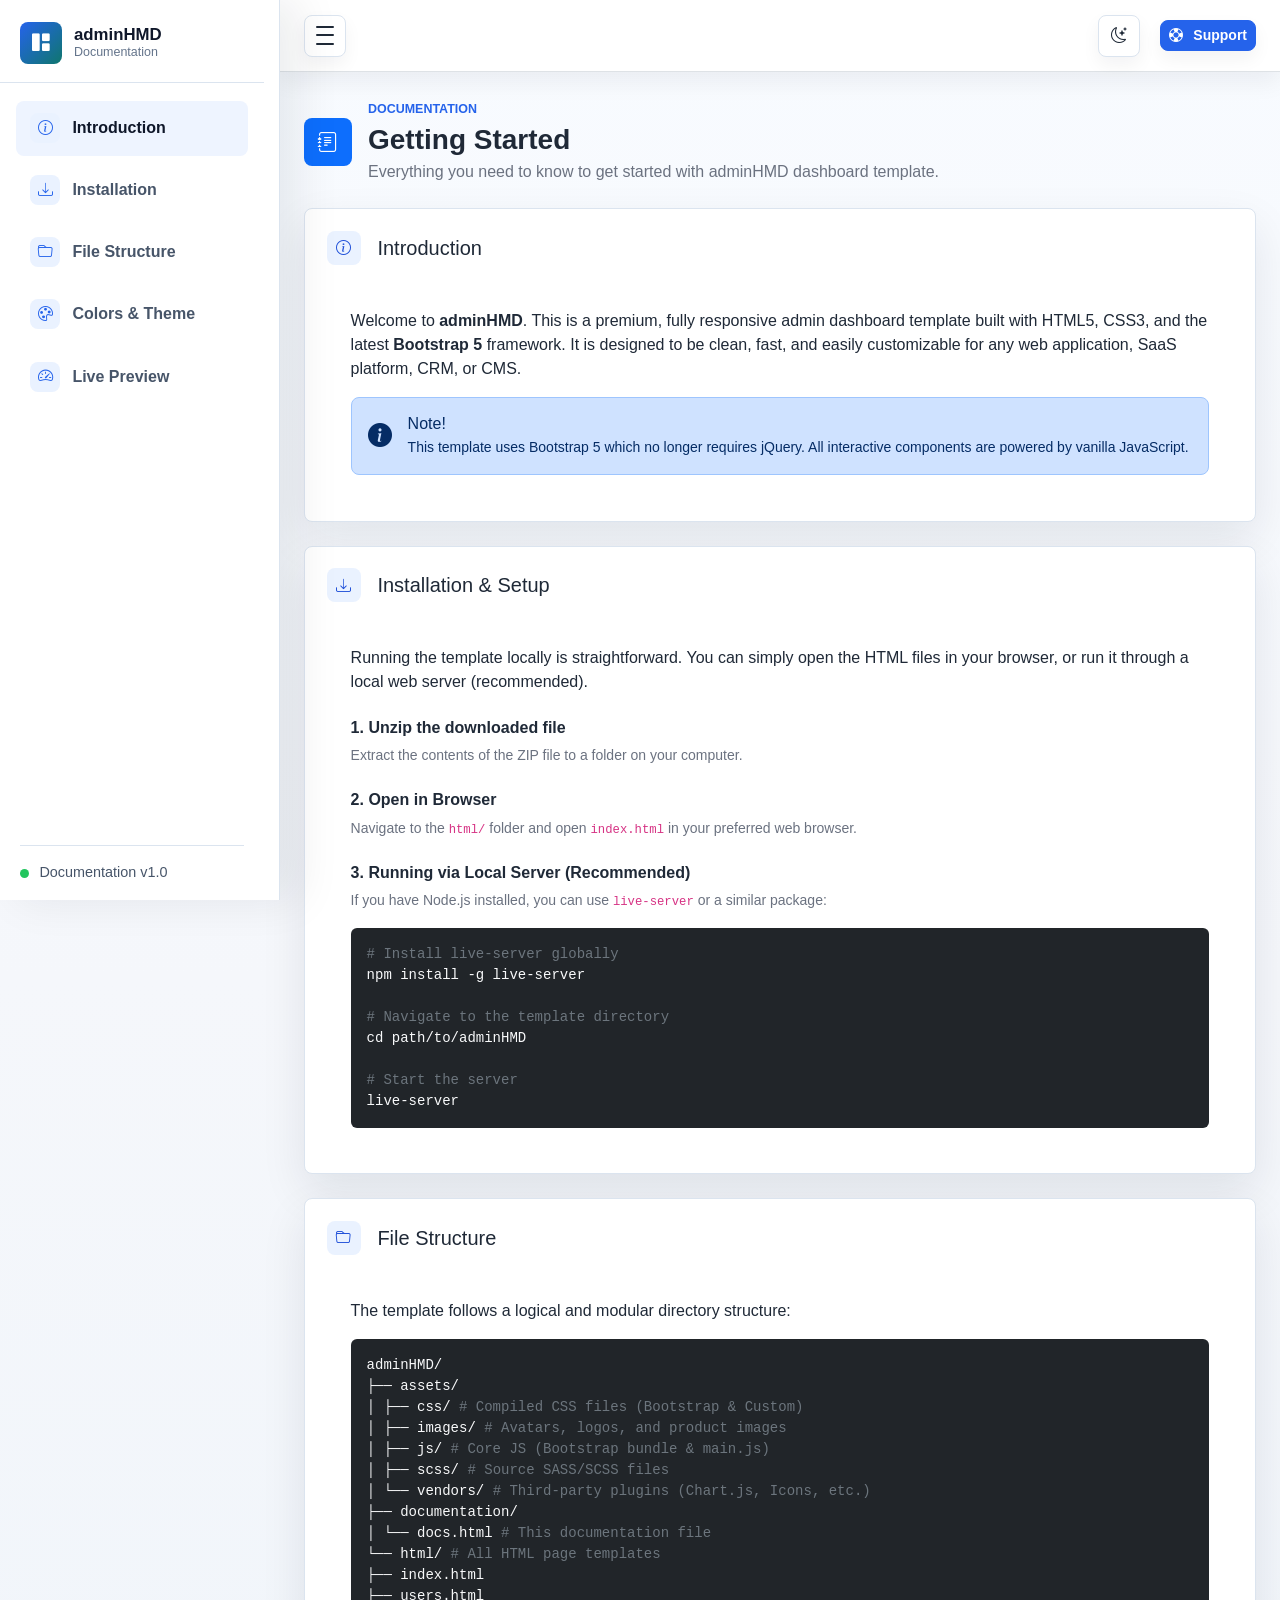
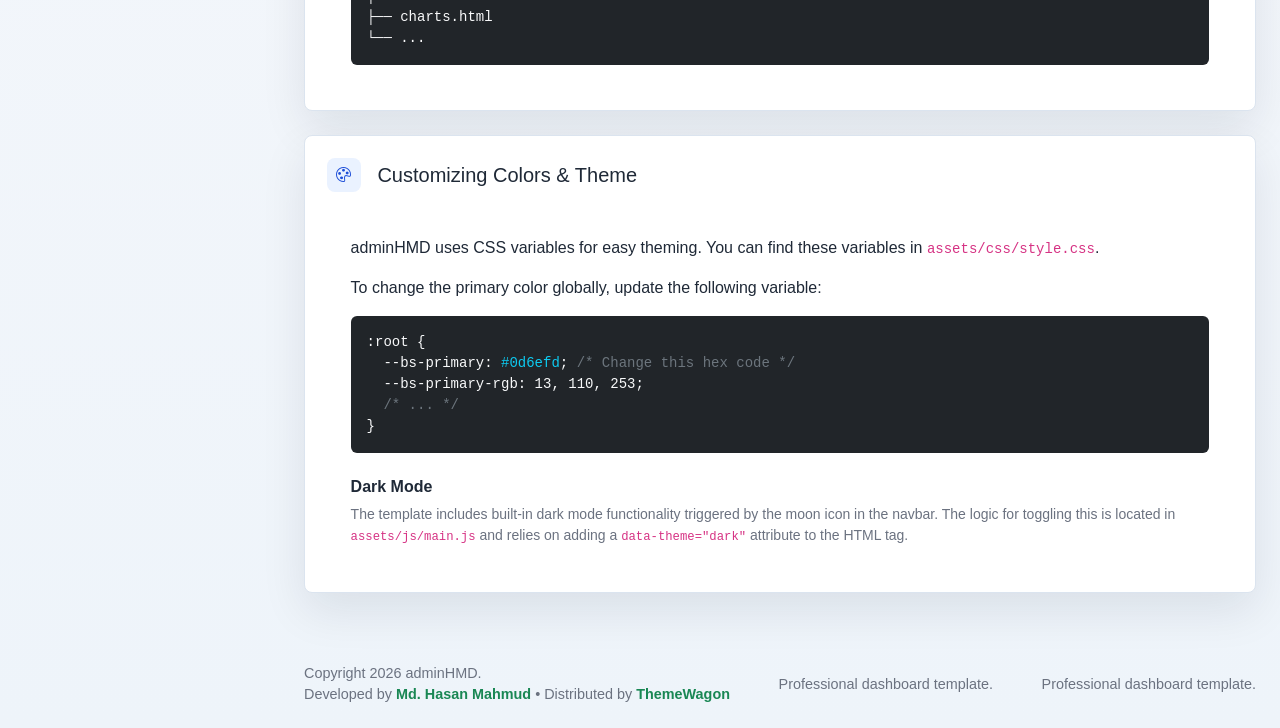
<file: documentation/docs.html>
<!DOCTYPE html>
<html lang="en">
<head>
  <meta charset="UTF-8">
  <meta name="viewport" content="width=device-width, initial-scale=1.0">
  <meta name="description" content="adminHMD professional admin dashboard template documentation">
  <title>Documentation | adminHMD</title>

  <link rel="stylesheet" href="../assets/css/bootstrap.min.css">
  <link rel="stylesheet" href="../assets/vendors/bootstrap-icons/bootstrap-icons.css">
  <link rel="stylesheet" href="../assets/css/style.css">
</head>

<body>
  <div class="admin-shell">
    <div class="sidebar-backdrop" data-sidebar-close></div>

    <aside class="admin-sidebar" id="adminSidebar" aria-label="Main navigation">
      <div class="sidebar-header">
        <a class="brand-mark" href="index.html" aria-label="adminHMD dashboard">
          <span class="brand-icon"><i class="bi bi-grid-1x2-fill" aria-hidden="true"></i></span>
          <span class="brand-copy">
            <span class="brand-title">adminHMD</span>
            <span class="brand-subtitle">Documentation</span>
          </span>
        </a>
      </div>

      <nav class="sidebar-nav">
        <a class="nav-link active" href="#introduction">
          <span class="nav-icon"><i class="bi bi-info-circle" aria-hidden="true"></i></span>
          <span class="nav-text">Introduction</span>
        </a>
        <a class="nav-link" href="#installation">
          <span class="nav-icon"><i class="bi bi-download" aria-hidden="true"></i></span>
          <span class="nav-text">Installation</span>
        </a>
        <a class="nav-link" href="#file-structure">
          <span class="nav-icon"><i class="bi bi-folder" aria-hidden="true"></i></span>
          <span class="nav-text">File Structure</span>
        </a>

        <a class="nav-link" href="#colors">
          <span class="nav-icon"><i class="bi bi-palette" aria-hidden="true"></i></span>
          <span class="nav-text">Colors & Theme</span>
        </a>
        
        <a class="nav-link" href="index.html">
          <span class="nav-icon"><i class="bi bi-speedometer2" aria-hidden="true"></i></span>
          <span class="nav-text">Live Preview</span>
        </a>
      </nav>

      <div class="sidebar-footer">
        <span class="status-dot"></span>
        <span class="sidebar-footer-text">Documentation v1.0</span>
      </div>
    </aside>

    <div class="admin-main">
      <nav class="navbar admin-navbar navbar-expand bg-white border-bottom">
        <div class="container-fluid px-3 px-lg-4">
          <button class="sidebar-toggle" type="button" data-sidebar-toggle aria-controls="adminSidebar" aria-expanded="true" aria-label="Toggle sidebar">
            <span></span>
            <span></span>
            <span></span>
          </button>

          <div class="navbar-actions ms-auto">
            <button class="icon-button theme-toggle" type="button" data-theme-toggle aria-label="Switch color theme" title="Switch color theme">
              <i class="bi bi-moon-stars" data-theme-icon aria-hidden="true"></i>
            </button>
            <a class="btn btn-primary btn-sm ms-2" href="#!"><i class="bi bi-life-preserver me-1"></i> Support</a>
          </div>
        </div>
      </nav>

      <main class="dashboard-content">
        <div class="container-fluid px-3 px-lg-4 py-4">
          
          <div class="page-heading mb-4">
            <div class="page-heading-copy">
              <span class="page-icon bg-primary text-white"><i class="bi bi-journal-text" aria-hidden="true"></i></span>
              <div>
                <p class="eyebrow mb-1">Documentation</p>
                <h1 class="h3 mb-1">Getting Started</h1>
                <p class="text-muted mb-0">Everything you need to know to get started with adminHMD dashboard template.</p>
              </div>
            </div>
          </div>

          <!-- Section: Introduction -->
          <div class="panel mb-4" id="introduction">
            <div class="panel-header">
              <h2 class="h5 mb-0 section-title"><i class="bi bi-info-circle me-2"></i><span>Introduction</span></h2>
            </div>
            <div class="p-3 p-lg-4">
              <p>Welcome to <strong>adminHMD</strong>. This is a premium, fully responsive admin dashboard template built with HTML5, CSS3, and the latest <strong>Bootstrap 5</strong> framework. It is designed to be clean, fast, and easily customizable for any web application, SaaS platform, CRM, or CMS.</p>
              
              <div class="alert alert-primary d-flex align-items-center mb-0 mt-3" role="alert">
                <i class="bi bi-info-circle-fill fs-4 me-3"></i>
                <div>
                  <h4 class="alert-heading h6 mb-1">Note!</h4>
                  <p class="mb-0 small">This template uses Bootstrap 5 which no longer requires jQuery. All interactive components are powered by vanilla JavaScript.</p>
                </div>
              </div>
            </div>
          </div>

          <!-- Section: Installation -->
          <div class="panel mb-4" id="installation">
            <div class="panel-header">
              <h2 class="h5 mb-0 section-title"><i class="bi bi-download me-2"></i><span>Installation & Setup</span></h2>
            </div>
            <div class="p-3 p-lg-4">
              <p>Running the template locally is straightforward. You can simply open the HTML files in your browser, or run it through a local web server (recommended).</p>
              
              <h4 class="h6 mt-4 fw-bold">1. Unzip the downloaded file</h4>
              <p class="text-muted small">Extract the contents of the ZIP file to a folder on your computer.</p>
              
              <h4 class="h6 mt-4 fw-bold">2. Open in Browser</h4>
              <p class="text-muted small">Navigate to the <code>html/</code> folder and open <code>index.html</code> in your preferred web browser.</p>

              <h4 class="h6 mt-4 fw-bold">3. Running via Local Server (Recommended)</h4>
              <p class="text-muted small">If you have Node.js installed, you can use <code>live-server</code> or a similar package:</p>
              <div class="bg-dark text-light p-3 rounded mt-2 overflow-auto" style="font-family: monospace; font-size: 0.875rem;">
<span class="text-secondary"># Install live-server globally</span><br>
npm install -g live-server<br><br>
<span class="text-secondary"># Navigate to the template directory</span><br>
cd path/to/adminHMD<br><br>
<span class="text-secondary"># Start the server</span><br>
live-server
              </div>
            </div>
          </div>

          <!-- Section: File Structure -->
          <div class="panel mb-4" id="file-structure">
            <div class="panel-header">
              <h2 class="h5 mb-0 section-title"><i class="bi bi-folder me-2"></i><span>File Structure</span></h2>
            </div>
            <div class="p-3 p-lg-4">
              <p>The template follows a logical and modular directory structure:</p>
              <div class="bg-dark text-light p-3 rounded mt-2 overflow-auto" style="font-family: monospace; font-size: 0.875rem;">
adminHMD/<br>
├── assets/<br>
│   ├── css/           <span class="text-secondary"># Compiled CSS files (Bootstrap & Custom)</span><br>
│   ├── images/        <span class="text-secondary"># Avatars, logos, and product images</span><br>
│   ├── js/            <span class="text-secondary"># Core JS (Bootstrap bundle & main.js)</span><br>
│   ├── scss/          <span class="text-secondary"># Source SASS/SCSS files</span><br>
│   └── vendors/       <span class="text-secondary"># Third-party plugins (Chart.js, Icons, etc.)</span><br>
├── documentation/     <br>
│   └── docs.html      <span class="text-secondary"># This documentation file</span><br>
└── html/              <span class="text-secondary"># All HTML page templates</span><br>
    ├── index.html<br>
    ├── users.html<br>
    ├── charts.html<br>
    └── ...
              </div>
            </div>
          </div>

          <!-- Section: Customization -->
          <div class="panel mb-4" id="colors">
            <div class="panel-header">
              <h2 class="h5 mb-0 section-title"><i class="bi bi-palette me-2"></i><span>Customizing Colors & Theme</span></h2>
            </div>
            <div class="p-3 p-lg-4">
              <p>adminHMD uses CSS variables for easy theming. You can find these variables in <code>assets/css/style.css</code>.</p>
              
              <p>To change the primary color globally, update the following variable:</p>
              
              <div class="bg-dark text-light p-3 rounded mt-2 overflow-auto mb-4" style="font-family: monospace; font-size: 0.875rem;">
:root {<br>
&nbsp;&nbsp;--bs-primary: <span class="text-info">#0d6efd</span>; <span class="text-secondary">/* Change this hex code */</span><br>
&nbsp;&nbsp;--bs-primary-rgb: 13, 110, 253;<br>
&nbsp;&nbsp;<span class="text-secondary">/* ... */</span><br>
}
              </div>
              
              <h4 class="h6 mt-4 fw-bold">Dark Mode</h4>
              <p class="text-muted small mb-0">The template includes built-in dark mode functionality triggered by the moon icon in the navbar. The logic for toggling this is located in <code>assets/js/main.js</code> and relies on adding a <code>data-theme="dark"</code> attribute to the HTML tag.</p>
            </div>
          </div>

        </div>
      </main>

      <footer class="admin-footer">
        <div class="container-fluid px-3 px-lg-4">
          <span>Copyright 2026 adminHMD. <br> Developed by <a target="_blank" class="fw-bold text-success" href="https://github.com/HasanMahmudDev">Md. Hasan Mahmud</a> • Distributed by <a target="_blank" class="fw-bold text-success" href="https://themewagon.com">ThemeWagon</a> </span>
          <span>Professional dashboard template.</span>
          <span>Professional dashboard template.</span>
        </div>
      </footer>
    </div>
  </div>

  <script src="../assets/js/bootstrap.bundle.min.js"></script>
  <script src="../assets/js/main.js"></script>
  <script>
    // Simple script to handle active state on docs sidebar based on scroll/click
    document.addEventListener('DOMContentLoaded', () => {
      const navLinks = document.querySelectorAll('.sidebar-nav .nav-link[href^="#"]');
      navLinks.forEach(link => {
        link.addEventListener('click', function() {
          navLinks.forEach(l => l.classList.remove('active'));
          this.classList.add('active');
        });
      });
    });
  </script>
</body>
</html>
</file>
<file: assets/css/style.css>
:root {
  --sidebar-width: 280px;
  --sidebar-mini-width: 84px;
  --admin-bg: #f5f7fb;
  --admin-surface: #ffffff;
  --admin-surface-soft: #f8fafc;
  --admin-border: #dbe4ef;
  --admin-text: #1f2937;
  --admin-muted: #6b7280;
  --admin-primary: #2563eb;
  --admin-primary-dark: #1d4ed8;
  --admin-success: #0f766e;
  --admin-warning: #d97706;
  --admin-danger: #dc2626;
  --admin-sidebar: #111827;
  --admin-sidebar-soft: #1f2937;
  --admin-shadow-sm: 0 10px 24px rgba(15, 23, 42, 0.06);
  --admin-shadow: 0 18px 46px rgba(15, 23, 42, 0.09);
  --admin-shadow-lg: 0 26px 70px rgba(15, 23, 42, 0.12);
  --admin-ring: 0 0 0 4px rgba(37, 99, 235, 0.12);
}

* {
  box-sizing: border-box;
}

html {
  min-height: 100%;
}

body {
  min-height: 100vh;
  margin: 0;
  background: linear-gradient(180deg, #f8fbff 0%, var(--admin-bg) 42%, #eef4fa 100%);
  color: var(--admin-text);
  font-family: "Segoe UI", Arial, sans-serif;
}

a {
  text-decoration: none;
}

.admin-shell {
  min-height: 100vh;
}

.admin-sidebar {
  position: fixed;
  inset: 0 auto 0 0;
  z-index: 1040;
  width: var(--sidebar-width);
  display: flex;
  flex-direction: column;
  overflow-x: hidden;
  overflow-y: auto;
  /* Reserve scrollbar gutter to keep inner content width stable so header/footer dividers align with scrollbar */
  scrollbar-gutter: stable;
  background: var(--admin-sidebar);
  color: #ffffff;
  box-shadow: 18px 0 42px rgba(15, 23, 42, 0.18);
  transform: translateX(0);
  transition: width 0.2s ease, transform 0.2s ease;
}

.sidebar-header {
  padding: 1.35rem 1.25rem 1.15rem;
  margin-inline: 0;
  border-bottom: 1px solid rgba(255, 255, 255, 0.08);
}

.brand-mark {
  display: flex;
  align-items: center;
  gap: 0.75rem;
  min-width: 0;
  color: #ffffff;
}

.brand-mark:hover,
.brand-mark:focus {
  color: #ffffff;
}

.brand-icon,
.profile-avatar,
.metric-icon,
.nav-icon {
  display: inline-grid;
  place-items: center;
  flex: 0 0 auto;
  font-weight: 800;
}

.brand-icon {
  width: 42px;
  height: 42px;
  border-radius: 8px;
  background: linear-gradient(135deg, #2563eb, #0f766e);
  color: #ffffff;
}

.brand-copy,
.brand-title,
.brand-subtitle,
.nav-text,
.sidebar-footer-text {
  min-width: 0;
  transition: opacity 0.16s ease, width 0.16s ease;
}

.brand-title,
.brand-subtitle {
  display: block;
  line-height: 1.2;
  white-space: nowrap;
}

.brand-title {
  font-size: 1.05rem;
  font-weight: 800;
}

.brand-subtitle {
  color: #9ca3af;
  font-size: 0.78rem;
}

.sidebar-nav {
  display: grid;
  gap: 0.45rem;
  padding: 1.1rem 1rem;
}

.sidebar-nav .nav-link {
  display: flex;
  align-items: center;
  gap: 0.75rem;
  min-height: 48px;
  padding: 0.78rem 0.9rem;
  border-radius: 8px;
  color: #d1d5db;
  font-weight: 700;
  transition: background 0.16s ease, color 0.16s ease, transform 0.16s ease;
  white-space: nowrap;
}

.sidebar-nav .nav-link:hover,
.sidebar-nav .nav-link:focus,
.sidebar-nav .nav-link.active {
  background: var(--admin-sidebar-soft);
  color: #ffffff;
}

.sidebar-nav .nav-link:hover,
.sidebar-nav .nav-link:focus {
  transform: translateX(2px);
}

.nav-icon {
  width: 30px;
  height: 30px;
  border-radius: 8px;
  background: rgba(255, 255, 255, 0.08);
  color: #bfdbfe;
  font-size: 0.76rem;
}

.sidebar-footer {
  display: flex;
  align-items: center;
  gap: 0.65rem;
  margin-top: auto;
  margin-inline: 1.25rem;
  padding: 1rem 0;
  color: #d1d5db;
  border-top: 1px solid rgba(255, 255, 255, 0.08);
  font-size: 0.9rem;
  white-space: nowrap;
}

.sidebar-user {
  margin: auto 1rem 1rem;
  padding: 0.85rem;
  display: grid;
  justify-items: center;
  gap: 0.22rem;
  border: 1px solid var(--admin-sidebar-border);
  border-radius: 8px;
  background: var(--admin-sidebar-soft);
  text-align: center;
}

.sidebar-user-avatar {
  border: 3px solid #53e9b9;
}

.sidebar-user strong {
  color: var(--admin-sidebar-text-strong);
  font-size: 1rem;
  line-height: 1.1;
}

.sidebar-user small {
  color: var(--admin-sidebar-muted);
  font-size: 0.84rem;
}

.status-dot,
.notification-dot {
  width: 9px;
  height: 9px;
  border-radius: 50%;
}

.status-dot {
  flex: 0 0 auto;
  background: #22c55e;
}

.sidebar-backdrop {
  position: fixed;
  inset: 0;
  z-index: 1030;
  display: none;
  background: rgba(15, 23, 42, 0.5);
}

.admin-main {
  width: auto;
  min-width: 0;
  min-height: 100vh;
  margin-left: var(--sidebar-width);
  transition: margin-left 0.2s ease;
}

.admin-navbar {
  position: sticky;
  top: 0;
  z-index: 1020;
  min-height: 72px;
  border-bottom: 1px solid var(--admin-border);
  box-shadow: var(--admin-shadow-sm);
}

.admin-navbar.bg-white {
  background-color: rgba(255, 255, 255, 0.94) !important;
  backdrop-filter: blur(14px);
}

.sidebar-toggle {
  width: 42px;
  height: 42px;
  display: inline-grid;
  place-items: center;
  gap: 4px;
  padding: 9px;
  border: 1px solid var(--admin-border);
  border-radius: 8px;
  background: #ffffff;
  box-shadow: 0 8px 18px rgba(15, 23, 42, 0.05);
  transition: border-color 0.16s ease, background 0.16s ease, box-shadow 0.16s ease;
}

.sidebar-toggle:hover,
.sidebar-toggle:focus {
  border-color: #bfdbfe;
  background: #f8fbff;
  box-shadow: var(--admin-ring);
}

.sidebar-toggle span {
  width: 18px;
  height: 2px;
  display: block;
  background: var(--admin-text);
  border-radius: 999px;
}

.search-input {
  max-width: 520px;
  border-color: var(--admin-border);
  border-radius: 8px;
  background: var(--admin-surface-soft);
  min-height: 42px;
  box-shadow: none;
}

.search-input:focus {
  border-color: #93c5fd;
  box-shadow: var(--admin-ring);
}

.navbar-actions {
  display: flex;
  align-items: center;
  gap: 0.75rem;
}

.icon-button,
.profile-button {
  border: 1px solid var(--admin-border);
  background: #ffffff;
  color: var(--admin-text);
  box-shadow: 0 8px 18px rgba(15, 23, 42, 0.05);
  transition: border-color 0.16s ease, box-shadow 0.16s ease, transform 0.16s ease;
}

.icon-button:hover,
.icon-button:focus,
.profile-button:hover,
.profile-button:focus {
  border-color: #bfdbfe;
  box-shadow: var(--admin-ring);
}

.icon-button {
  position: relative;
  width: 42px;
  height: 42px;
  border-radius: 8px;
  font-weight: 800;
}

.notification-dot {
  position: absolute;
  top: 8px;
  right: 8px;
  background: var(--admin-danger);
}

.notification-menu {
  width: min(320px, calc(100vw - 2rem));
  border: 1px solid var(--admin-border);
  border-radius: 8px;
  box-shadow: var(--admin-shadow);
}

.notification-menu .dropdown-item {
  display: grid;
  gap: 0.2rem;
  padding-block: 0.7rem;
}

.notification-title {
  font-weight: 700;
}

.notification-time {
  color: var(--admin-muted);
  font-size: 0.82rem;
}

.profile-button {
  display: flex;
  align-items: center;
  gap: 0.55rem;
  min-height: 42px;
  padding: 0.35rem 0.65rem;
  border-radius: 8px;
  font-weight: 700;
}

.profile-avatar {
  width: 30px;
  height: 30px;
  border-radius: 8px;
  background: #e0ecff;
  color: var(--admin-primary-dark);
  font-size: 0.76rem;
}

.avatar-img {
  display: block;
  flex: 0 0 auto;
  object-fit: cover;
  object-position: center;
}

.avatar-sm {
  width: 34px;
  height: 34px;
  border-radius: 10px;
}

.avatar-md {
  width: 56px;
  height: 56px;
  border-radius: 50%;
}

.avatar-xl {
  width: 78px;
  height: 78px;
  border-radius: 50%;
}

.profile-button .avatar-sm {
  border: 2px solid #52e7b8;
  box-shadow: 0 0 0 2px rgba(15, 23, 42, 0.08);
}

html[data-theme="dark"] .profile-button .avatar-sm {
  border-color: #54f0be;
  box-shadow: 0 0 0 2px rgba(255, 255, 255, 0.08);
}

.dashboard-content {
  min-height: calc(100vh - 132px);
}

.dashboard-content > .container-fluid {
  padding-top: 1.75rem !important;
  padding-bottom: 1.75rem !important;
}

.page-heading,
.panel-header,
.metric-top {
  display: flex;
  align-items: center;
  justify-content: space-between;
  gap: 1rem;
}

.page-heading {
  margin-bottom: 1.35rem;
}

.page-heading h1 {
  font-weight: 800;
  letter-spacing: 0;
}

.eyebrow {
  color: var(--admin-primary);
  font-size: 0.78rem;
  font-weight: 800;
  text-transform: uppercase;
}

.heading-actions {
  display: flex;
  flex-wrap: wrap;
  justify-content: flex-end;
  gap: 0.65rem;
}

.btn {
  border-radius: 8px;
  font-weight: 700;
  box-shadow: 0 8px 18px rgba(15, 23, 42, 0.05);
  transition: border-color 0.16s ease, background 0.16s ease, box-shadow 0.16s ease, transform 0.16s ease;
}

.btn:hover,
.btn:focus {
  transform: translateY(-1px);
}

.btn-primary {
  border-color: var(--admin-primary);
  background: var(--admin-primary);
}

.btn-primary:hover,
.btn-primary:focus {
  border-color: var(--admin-primary-dark);
  background: var(--admin-primary-dark);
}

.metric-card,
.panel {
  border: 1px solid var(--admin-border);
  border-radius: 8px;
  background: var(--admin-surface);
  box-shadow: var(--admin-shadow);
}

.metric-card {
  position: relative;
  min-height: 164px;
  padding: 1.35rem;
  overflow: hidden;
  transition: border-color 0.18s ease, box-shadow 0.18s ease, transform 0.18s ease;
}

.metric-card::before {
  content: "";
  position: absolute;
  inset: 0 auto 0 0;
  width: 4px;
  background: var(--metric-color, var(--admin-primary));
}

.metric-card:hover {
  border-color: #c6d5e8;
  box-shadow: var(--admin-shadow-lg);
  transform: translateY(-3px);
}

.metric-primary {
  --metric-color: var(--admin-primary);
}

.metric-success {
  --metric-color: var(--admin-success);
}

.metric-warning {
  --metric-color: var(--admin-warning);
}

.metric-danger {
  --metric-color: var(--admin-danger);
}

.metric-label {
  color: var(--admin-muted);
  font-size: 0.78rem;
  font-weight: 800;
  text-transform: uppercase;
}

.metric-icon {
  width: 42px;
  height: 42px;
  border-radius: 8px;
  background: #eaf2ff;
  color: var(--metric-color, var(--admin-primary));
  box-shadow: inset 0 0 0 1px rgba(255, 255, 255, 0.7);
}

.metric-success .metric-icon {
  background: #e7f6f3;
}

.metric-warning .metric-icon {
  background: #fff4df;
}

.metric-danger .metric-icon {
  background: #ffecec;
}

.metric-value {
  margin-top: 1rem;
  color: var(--admin-text);
  font-size: 2.18rem;
  font-weight: 800;
  line-height: 1;
}

.metric-meta {
  display: flex;
  flex-wrap: wrap;
  gap: 0.35rem;
  margin-top: 0.9rem;
  color: var(--admin-muted);
  font-size: 0.9rem;
  font-weight: 700;
}

.panel {
  padding: 1.35rem;
  transition: border-color 0.18s ease, box-shadow 0.18s ease;
}

.panel:hover {
  border-color: #c6d5e8;
  box-shadow: var(--admin-shadow-lg);
}

.panel-header {
  margin-bottom: 1.25rem;
}

.panel-header p {
  font-size: 0.92rem;
}

.chart-bars {
  height: 292px;
  display: grid;
  grid-template-columns: repeat(6, minmax(38px, 1fr));
  align-items: end;
  gap: 1rem;
  padding: 1.2rem 0.4rem 0;
  border-radius: 8px;
  background: linear-gradient(180deg, #f8fafc 0%, #ffffff 100%);
}

.chart-column {
  height: 100%;
  display: grid;
  grid-template-rows: 1fr auto;
  align-items: end;
  gap: 0.6rem;
  color: var(--admin-muted);
  font-size: 0.84rem;
  font-weight: 700;
  text-align: center;
}

.chart-column span {
  width: 100%;
  height: var(--bar-size);
  min-height: 28px;
  display: block;
  border-radius: 8px 8px 3px 3px;
  background: linear-gradient(180deg, var(--admin-primary), var(--admin-success));
  box-shadow: 0 10px 20px rgba(37, 99, 235, 0.18);
}

.bar-5 {
  --bar-size: 5%;
}

.bar-10 {
  --bar-size: 10%;
}

.bar-15 {
  --bar-size: 15%;
}

.bar-20 {
  --bar-size: 20%;
}

.bar-25 {
  --bar-size: 25%;
}
.bar-30 {
  --bar-size: 30%;
}
.bar-35 {
  --bar-size: 35%;
}
.bar-40 {
  --bar-size: 40%;
}
.bar-45 {
  --bar-size: 45%;
}
.bar-50 {
  --bar-size: 50%;
}
.bar-55{
  --bar-size: 55%;
}
.bar-60 {
  --bar-size: 60%;
}
.bar-65 {
  --bar-size: 65%;
}
.bar-70 {
  --bar-size: 70%;
}
.bar-75 {
  --bar-size: 75%;
}
.bar-80 {
  --bar-size: 80%;
}
.bar-85 {
  --bar-size: 85%;
}
.bar-90 {
  --bar-size: 90%;
}
.bar-95 {
  --bar-size: 95%;
}




.activity-list {
  display: grid;
  gap: 1.1rem;
}

.activity-item {
  display: grid;
  grid-template-columns: auto 1fr;
  gap: 0.85rem;
  padding-bottom: 1.1rem;
  border-bottom: 1px solid var(--admin-border);
}

.activity-item:last-child {
  padding-bottom: 0;
  border-bottom: 0;
}

.activity-dot {
  width: 12px;
  height: 12px;
  margin-top: 0.45rem;
  border-radius: 50%;
  box-shadow: 0 0 0 5px rgba(37, 99, 235, 0.08);
}

.table {
  --bs-table-bg: transparent;
}

.table thead th {
  color: var(--admin-muted);
  font-size: 0.78rem;
  text-transform: uppercase;
  white-space: nowrap;
}

.table tbody td {
  min-width: 120px;
  padding-top: 1rem;
  padding-bottom: 1rem;
}

.table tbody tr {
  transition: background 0.16s ease;
}

.table tbody tr:hover {
  background: #f8fbff;
}

.badge {
  border-radius: 8px;
  padding: 0.45rem 0.65rem;
}

.table-search {
  width: min(260px, 100%);
  border-color: var(--admin-border);
  border-radius: 8px;
}

.table-media {
  display: flex;
  align-items: center;
  gap: 0.7rem;
}

.product-thumb {
  width: 42px;
  height: 42px;
  border-radius: 8px;
  object-fit: cover;
  flex: 0 0 auto;
  border: 1px solid var(--admin-border);
}

.profile-avatar-lg {
  width: 92px;
  height: 92px;
  border-radius: 8px;
  font-size: 1.5rem;
}

.profile-hero {
  display: grid;
  justify-items: center;
}

.profile-card {
  overflow: hidden;
}

.profile-cover {
  margin: -1.35rem -1.35rem 0.9rem;
  height: 96px;
  border-bottom: 1px solid var(--admin-border);
}

.profile-cover img {
  width: 100%;
  height: 100%;
  display: block;
  object-fit: cover;
  object-position: center;
}

.profile-photo {
  margin-top: -44px;
  border: 4px solid var(--admin-surface);
  box-shadow: var(--admin-shadow-sm);
}

.info-list,
.settings-list,
.legend-list {
  display: grid;
  gap: 0.85rem;
}

.info-list div,
.mini-card,
.settings-row,
.legend-list div {
  border: 1px solid var(--admin-border);
  border-radius: 8px;
  background: var(--admin-surface-soft);
}

.info-list div,
.legend-list div {
  display: flex;
  align-items: center;
  justify-content: space-between;
  gap: 1rem;
  padding: 0.85rem;
}

.info-list span,
.mini-card span,
.settings-row small {
  color: var(--admin-muted);
  font-size: 0.84rem;
}

.info-list strong,
.mini-card strong {
  text-align: right;
}

.mini-card {
  display: grid;
  gap: 0.35rem;
  min-height: 104px;
  align-content: center;
  padding: 1rem;
}

.mini-card strong {
  color: var(--admin-text);
  font-size: 1.05rem;
}

.settings-row {
  display: flex;
  align-items: center;
  justify-content: space-between;
  gap: 1rem;
  padding: 1rem;
  cursor: pointer;
}

.settings-row span {
  display: grid;
  gap: 0.2rem;
}

.donut-chart {
  width: 190px;
  height: 190px;
  display: grid;
  place-items: center;
  border-radius: 50%;
  background: conic-gradient(var(--admin-primary) 0 42%, var(--admin-success) 42% 68%, var(--admin-warning) 68% 86%, var(--admin-danger) 86% 100%);
  box-shadow: var(--admin-shadow-sm);
}

.donut-chart span {
  width: 112px;
  height: 112px;
  display: grid;
  place-items: center;
  border-radius: 50%;
  background: #ffffff;
  color: var(--admin-text);
  font-size: 1.65rem;
  font-weight: 800;
}

.legend-list div {
  padding: 0.75rem 0.85rem;
}

.legend-dot {
  width: 10px;
  height: 10px;
  flex: 0 0 auto;
  border-radius: 50%;
}

.legend-list strong {
  margin-left: auto;
}

.progress {
  height: 1.15rem;
  border-radius: 8px;
  background: #e8eef6;
}

.progress-bar {
  border-radius: 8px;
  font-size: 0.75rem;
  font-weight: 800;
}

.progress-42 {
  width: 42%;
}

.progress-58 {
  width: 58%;
}

.progress-72 {
  width: 72%;
}

.blank-panel {
  min-height: 440px;
  display: grid;
  place-items: center;
  text-align: center;
}

.blank-state {
  max-width: 440px;
  display: grid;
  justify-items: center;
}

.blank-visual {
  width: 88px;
  height: 88px;
  object-fit: contain;
  margin-bottom: 0.9rem;
}

.auth-body {
  min-height: 100vh;
  background: linear-gradient(135deg, #f8fbff 0%, #eaf2ff 44%, #eef8f6 100%);
}

.auth-page,
.error-page {
  min-height: 100vh;
  display: grid;
  place-items: center;
  padding: 1.5rem;
}

.auth-card,
.error-card {
  width: min(100%, 460px);
  border: 1px solid var(--admin-border);
  border-radius: 8px;
  background: rgba(255, 255, 255, 0.96);
  box-shadow: var(--admin-shadow-lg);
}

.auth-card {
  padding: 1.5rem;
}

.auth-visual {
  margin-bottom: 1rem;
  height: 96px;
  border: 1px solid var(--admin-border);
  border-radius: 8px;
  overflow: hidden;
}

.auth-visual img {
  width: 100%;
  height: 100%;
  display: block;
  object-fit: cover;
  object-position: center;
}

.error-card {
  padding: 2rem;
  text-align: center;
}

.error-illustration {
  width: min(260px, 100%);
  max-height: 132px;
  object-fit: contain;
  margin: 0 auto 0.55rem;
}

.auth-brand {
  display: flex;
  align-items: center;
  gap: 0.75rem;
  margin-bottom: 1.5rem;
  color: var(--admin-text);
}

.auth-brand:hover,
.auth-brand:focus {
  color: var(--admin-text);
}

.auth-brand span:last-child {
  display: grid;
  line-height: 1.2;
}

.auth-brand small,
.auth-footer {
  color: var(--admin-muted);
}

.auth-footer {
  margin-top: 1.2rem;
  text-align: center;
  font-size: 0.92rem;
}

.error-code {
  color: var(--admin-primary);
  font-size: clamp(5rem, 18vw, 8rem);
  font-weight: 800;
  line-height: 1;
}

.admin-footer {
  padding: 1.1rem 0 1.35rem;
  color: var(--admin-muted);
  font-size: 0.9rem;
}

.admin-footer .container-fluid {
  display: flex;
  align-items: center;
  justify-content: space-between;
  gap: 1rem;
}

@media (min-width: 992px) {
  body.sidebar-mini .admin-sidebar {
    width: var(--sidebar-mini-width);
  }

  body.sidebar-mini .admin-main {
    margin-left: var(--sidebar-mini-width);
  }

  body.sidebar-mini .brand-copy,
  body.sidebar-mini .nav-text,
  body.sidebar-mini .sidebar-footer-text {
    width: 0;
    opacity: 0;
    overflow: hidden;
  }

  body.sidebar-mini .sidebar-header,
  body.sidebar-mini .sidebar-footer {
    margin-inline: 1rem;
    padding-inline: 0;
  }

  body.sidebar-mini .sidebar-nav .nav-link {
    justify-content: center;
    padding-inline: 0.65rem;
  }

  body.sidebar-mini .sidebar-nav .nav-link:hover,
  body.sidebar-mini .sidebar-nav .nav-link:focus {
    transform: none;
  }
}

@media (max-width: 991.98px) {
  .admin-sidebar {
    width: min(var(--sidebar-width), calc(100vw - 48px));
    transform: translateX(-100%);
  }

  .admin-main {
    margin-left: 0;
  }

  body.sidebar-open {
    overflow: hidden;
  }

  body.sidebar-open .admin-sidebar {
    transform: translateX(0);
  }

  body.sidebar-open .sidebar-backdrop {
    display: block;
  }
}

@media (max-width: 575.98px) {
  .page-heading,
  .panel-header {
    align-items: flex-start;
    flex-direction: column;
  }

  .heading-actions {
    width: 100%;
    justify-content: stretch;
  }

  .heading-actions .btn {
    flex: 1 1 0;
  }

  .chart-bars {
    height: 220px;
    gap: 0.6rem;
    padding-inline: 0.25rem;
  }

  .metric-value {
    font-size: 1.85rem;
  }

  .metric-card,
  .panel {
    padding: 1.1rem;
  }

  .admin-footer .container-fluid {
    align-items: flex-start;
    flex-direction: column;
  }
}

@media (prefers-reduced-motion: reduce) {
  .sidebar-nav .nav-link,
  .sidebar-toggle,
  .icon-button,
  .profile-button,
  .btn,
  .metric-card,
  .panel,
  .table tbody tr {
    transition: none;
  }

  .sidebar-nav .nav-link:hover,
  .sidebar-nav .nav-link:focus,
  .btn:hover,
  .btn:focus,
  .metric-card:hover {
    transform: none;
  }
}

html[data-theme="dark"] {
  --admin-bg: #0f172a;
  --admin-surface: #182235;
  --admin-surface-soft: #111827;
  --admin-border: #2f3b52;
  --admin-text: #e5edf7;
  --admin-muted: #9aa8bd;
  --admin-primary: #60a5fa;
  --admin-primary-dark: #3b82f6;
  --admin-success: #2dd4bf;
  --admin-warning: #fbbf24;
  --admin-danger: #f87171;
  --admin-sidebar: #090f1d;
  --admin-sidebar-soft: #172033;
  --admin-shadow-sm: 0 10px 24px rgba(0, 0, 0, 0.24);
  --admin-shadow: 0 18px 46px rgba(0, 0, 0, 0.32);
  --admin-shadow-lg: 0 26px 70px rgba(0, 0, 0, 0.42);
  --admin-ring: 0 0 0 4px rgba(96, 165, 250, 0.18);
}

html[data-theme="dark"] body {
  background: linear-gradient(180deg, #111827 0%, var(--admin-bg) 48%, #0b1120 100%);
}

.brand-icon {
  font-size: 1.1rem;
}

.nav-icon {
  font-size: 0.95rem;
}

.theme-toggle i {
  font-size: 1rem;
}

.admin-navbar.bg-white,
.sidebar-toggle,
.icon-button,
.profile-button {
  background-color: var(--admin-surface) !important;
  color: var(--admin-text);
}

html[data-theme="dark"] .admin-navbar.bg-white {
  background-color: rgba(24, 34, 53, 0.92) !important;
}

html[data-theme="dark"] .profile-avatar {
  background: #1e3a5f;
  color: #bfdbfe;
}

.page-heading-copy {
  display: flex;
  align-items: center;
  justify-content: flex-start;
  gap: 1rem;
  min-width: 0;
}

.page-icon,
.section-title i {
  display: inline-grid;
  place-items: center;
  flex: 0 0 auto;
  border-radius: 8px;
  background: #eaf2ff;
  color: var(--admin-primary-dark);
}

.page-icon {
  width: 48px;
  height: 48px;
  font-size: 1.25rem;
}

.section-title {
  display: inline-flex;
  align-items: center;
  gap: 0.55rem;
}

.section-title i {
  width: 34px;
  height: 34px;
  font-size: 0.95rem;
}

html[data-theme="dark"] .page-icon,
html[data-theme="dark"] .section-title i {
  background: #1e3a5f;
  color: #bfdbfe;
}

.btn {
  display: inline-flex;
  align-items: center;
  justify-content: center;
  gap: 0.4rem;
}

.btn-light {
  border-color: var(--admin-border);
  background: var(--admin-surface-soft);
  color: var(--admin-text);
}

.btn-outline-secondary {
  border-color: var(--admin-border);
  color: var(--admin-text);
}

.btn-outline-secondary:hover,
.btn-outline-secondary:focus {
  border-color: var(--admin-primary);
  background: #eaf2ff;
  color: var(--admin-primary-dark);
}

html[data-theme="dark"] .btn-outline-secondary:hover,
html[data-theme="dark"] .btn-outline-secondary:focus {
  background: #1e3a5f;
  color: #bfdbfe;
}

html[data-theme="dark"] .chart-bars {
  background: linear-gradient(180deg, #111827 0%, #182235 100%);
}

html[data-theme="dark"] .table tbody tr:hover {
  background: #111827;
}

html[data-theme="dark"] .progress {
  background: #243149;
}

html[data-theme="dark"] .auth-body {
  background: linear-gradient(135deg, #0b1120 0%, #111827 48%, #10201f 100%);
}

.auth-card,
.error-card {
  background: var(--admin-surface);
}

.auth-theme-toggle {
  position: fixed;
  top: 1rem;
  right: 1rem;
  z-index: 10;
}

.dropdown-menu,
.modal-content,
.accordion-item,
.accordion-button {
  border-color: var(--admin-border);
  background-color: var(--admin-surface);
  color: var(--admin-text);
}

.dropdown-item,
.accordion-body {
  color: var(--admin-text);
}

.dropdown-item:hover,
.dropdown-item:focus,
.accordion-button:not(.collapsed) {
  background-color: var(--admin-surface-soft);
  color: var(--admin-text);
}

.form-control,
.form-select {
  border-color: var(--admin-border);
  background-color: var(--admin-surface);
  color: var(--admin-text);
}

.form-control:focus,
.form-select:focus {
  border-color: #93c5fd;
  background-color: var(--admin-surface);
  color: var(--admin-text);
  box-shadow: var(--admin-ring);
}

.form-control::placeholder {
  color: var(--admin-muted);
}

.text-muted {
  color: var(--admin-muted) !important;
}

html[data-theme="dark"] .text-body {
  color: var(--admin-text) !important;
}

html[data-theme="dark"] .text-bg-secondary {
  background-color: #334155 !important;
  color: #e5edf7 !important;
}

@media (max-width: 767.98px) {
  .navbar-actions {
    gap: 0.5rem;
  }

  .icon-button,
  .profile-button,
  .sidebar-toggle {
    width: 40px;
    height: 40px;
  }

  .profile-button {
    padding: 0.3rem;
  }

  .page-heading-copy {
    align-items: flex-start;
  }
}

@media (max-width: 575.98px) {
  .page-heading-copy {
    width: 100%;
  }

  .page-icon {
    width: 44px;
    height: 44px;
  }

  .panel-header .d-flex,
  .panel-header .form-control,
  .panel-header .form-select {
    width: 100%;
  }
}

html[data-theme="light"] {
  color-scheme: light;
}

html[data-theme="dark"] {
  color-scheme: dark;
}

body,
.admin-navbar,
.admin-sidebar,
.admin-main,
.metric-card,
.panel,
.auth-card,
.error-card,
.dropdown-menu,
.modal-content,
.form-control,
.form-select {
  transition: background-color 0.18s ease, border-color 0.18s ease, color 0.18s ease, box-shadow 0.18s ease;
}

.table {
  --bs-table-color: var(--admin-text);
  --bs-table-border-color: var(--admin-border);
  color: var(--admin-text);
}

.page-link {
  border-color: var(--admin-border);
  background: var(--admin-surface);
  color: var(--admin-text);
}

.page-link:hover,
.page-link:focus {
  border-color: var(--admin-primary);
  background: var(--admin-surface-soft);
  color: var(--admin-primary);
}

.page-item.active .page-link {
  border-color: var(--admin-primary);
  background: var(--admin-primary);
  color: #ffffff;
}

.page-item.disabled .page-link {
  border-color: var(--admin-border);
  background: var(--admin-surface-soft);
  color: var(--admin-muted);
}

.alert {
  border-radius: 8px;
}

html[data-theme="dark"] .alert-primary {
  border-color: #1d4ed8;
  background: rgba(37, 99, 235, 0.16);
  color: #bfdbfe;
}

html[data-theme="dark"] .alert-success {
  border-color: #0f766e;
  background: rgba(15, 118, 110, 0.18);
  color: #99f6e4;
}

html[data-theme="dark"] .alert-warning {
  border-color: #d97706;
  background: rgba(217, 119, 6, 0.18);
  color: #fde68a;
}

html[data-theme="dark"] .alert-danger {
  border-color: #dc2626;
  background: rgba(220, 38, 38, 0.16);
  color: #fecaca;
}

html[data-theme="dark"] .modal-header,
html[data-theme="dark"] .modal-footer,
html[data-theme="dark"] .accordion-item {
  border-color: var(--admin-border);
}

html[data-theme="dark"] .btn-close {
  filter: invert(1) grayscale(100%) brightness(180%);
}

html[data-theme="dark"] .text-bg-info {
  background-color: #0e7490 !important;
  color: #ecfeff !important;
}

html[data-theme="dark"] .text-bg-warning {
  background-color: #b45309 !important;
  color: #fff7ed !important;
}

html[data-theme="dark"] .text-bg-success {
  background-color: #0f766e !important;
  color: #ecfdf5 !important;
}

html[data-theme="dark"] .text-bg-danger {
  background-color: #b91c1c !important;
  color: #fef2f2 !important;
}

@media (max-width: 991.98px) {
  .dashboard-content > .container-fluid {
    padding-top: 1.25rem !important;
    padding-bottom: 1.25rem !important;
  }

  .admin-sidebar {
    box-shadow: 18px 0 48px rgba(0, 0, 0, 0.28);
  }
}

@media (max-width: 767.98px) {
  .panel-header {
    align-items: flex-start;
  }

  .panel-header > .d-flex {
    width: 100%;
  }

  .table-search {
    width: 100%;
  }

  .auth-page,
  .error-page {
    padding: 1rem;
  }

  .auth-card,
  .error-card {
    padding: 1.15rem;
  }
}

@media (max-width: 420px) {
  .heading-actions {
    width: 100%;
  }

  .heading-actions .btn {
    width: 100%;
  }

  .metric-card {
    min-height: 146px;
  }

  .profile-avatar-lg {
    width: 76px;
    height: 76px;
  }
}

@media (max-width: 575.98px) {
  .avatar-sm {
    width: 32px;
    height: 32px;
    border-radius: 8px;
  }

  .avatar-xl {
    width: 70px;
    height: 70px;
  }

  .profile-cover {
    height: 82px;
    margin-bottom: 0.75rem;
  }

  .profile-photo {
    margin-top: -38px;
  }

  .auth-visual {
    height: 82px;
  }

  .product-thumb {
    width: 36px;
    height: 36px;
  }
}

html:not([data-theme="dark"]) {
  --admin-sidebar: #ffffff;
  --admin-sidebar-soft: #eef4ff;
  --admin-sidebar-border: #dbe4ef;
  --admin-sidebar-text: #475569;
  --admin-sidebar-text-strong: #0f172a;
  --admin-sidebar-muted: #64748b;
  --admin-sidebar-icon-bg: #eaf2ff;
  --admin-sidebar-icon: #2563eb;
  --admin-sidebar-shadow: 18px 0 42px rgba(15, 23, 42, 0.08);
}

html[data-theme="dark"] {
  --admin-sidebar-border: rgba(255, 255, 255, 0.08);
  --admin-sidebar-text: #d1d5db;
  --admin-sidebar-text-strong: #ffffff;
  --admin-sidebar-muted: #9ca3af;
  --admin-sidebar-icon-bg: rgba(255, 255, 255, 0.08);
  --admin-sidebar-icon: #bfdbfe;
  --admin-sidebar-shadow: 18px 0 42px rgba(0, 0, 0, 0.34);
}

.admin-sidebar {
  border-right: 1px solid var(--admin-sidebar-border);
  background: var(--admin-sidebar);
  color: var(--admin-sidebar-text-strong);
  box-shadow: var(--admin-sidebar-shadow);
}

.sidebar-header {
  border-bottom-color: var(--admin-sidebar-border);
}

.brand-mark,
.brand-mark:hover,
.brand-mark:focus {
  color: var(--admin-sidebar-text-strong);
}

.brand-subtitle {
  color: var(--admin-sidebar-muted);
}

.sidebar-nav .nav-link {
  color: var(--admin-sidebar-text);
}

.sidebar-nav .nav-link:hover,
.sidebar-nav .nav-link:focus,
.sidebar-nav .nav-link.active {
  background: var(--admin-sidebar-soft);
  color: var(--admin-sidebar-text-strong);
}

.nav-icon {
  background: var(--admin-sidebar-icon-bg);
  color: var(--admin-sidebar-icon);
}

.sidebar-footer {
  border-top-color: var(--admin-sidebar-border);
  color: var(--admin-sidebar-text);
}
</file>
